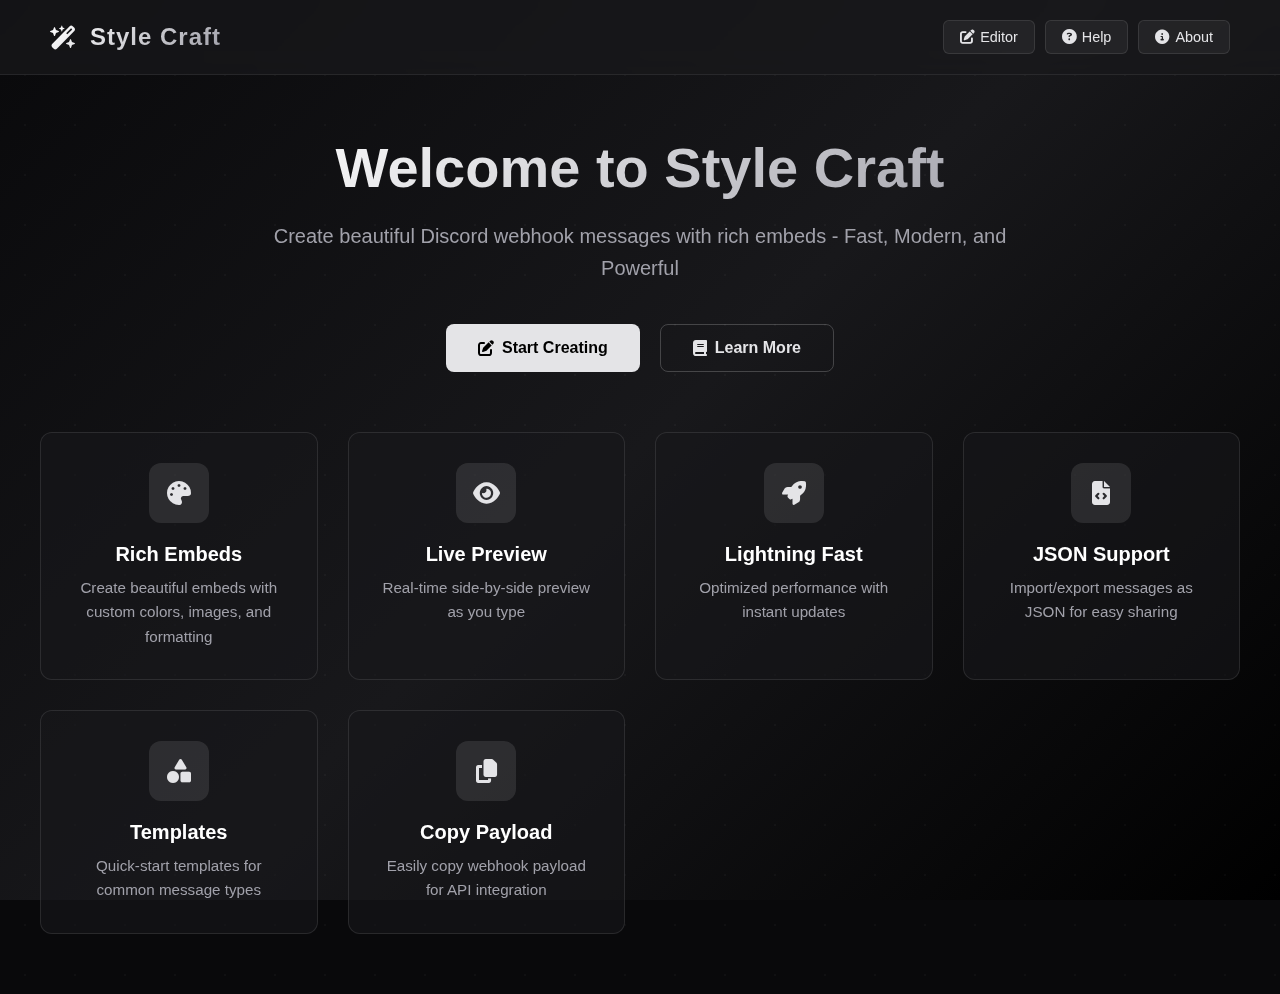
<file: index.html>
<!DOCTYPE html>
<html lang="en">
<head>
  <meta charset="UTF-8">
  <meta name="viewport" content="width=device-width, initial-scale=1.0">
  <title>Style Craft - Discord Webhook Editor</title>
  <link rel="stylesheet" href="styles.css">
  <link rel="stylesheet" href="https://cdnjs.cloudflare.com/ajax/libs/font-awesome/6.4.0/css/all.min.css">
  <!-- Balises Open Graph (Facebook, Discord, Messenger...) -->
<meta property="og:title" content="Style Craft - Discord Webhook Editor">
<meta property="og:description" content="Crée des embeds et des webhooks Discord facilement grâce à Style Craft, rapide, moderne et 100% gratuit.">
<meta property="og:type" content="website">
<meta property="og:url" content="https://ton-site.github.io"> <!-- Lien de ton site -->
<meta property="og:image" content="https://ton-site.github.io/Logo%20Style%20Craft.png"> <!-- Image à afficher en preview -->

<!-- Twitter Card (Twitter) -->
<meta name="twitter:card" content="summary_large_image">
<meta name="twitter:title" content="Style Craft - Discord Webhook Editor">
<meta name="twitter:description" content="Crée des embeds et des webhooks Discord facilement grâce à Style Craft, rapide, moderne et 100% gratuit.">
<meta name="twitter:image" content="https://ton-site.github.io/Logo%20Style%20Craft.png">

<!-- Optionnel : theme color (Discord) -->
<meta name="theme-color" content="#5865f2">
</head>
<body>
  <div class="bg-animation"></div>

  <!-- Navigation -->
  <nav>
    <div class="logo">
      <i class="fas fa-wand-magic-sparkles"></i>
      Style Craft
    </div>
    <div class="nav-links">
      <a href="editor.html" class="nav-btn">
        <i class="fas fa-edit"></i>
        <span>Editor</span>
      </a>
      <button class="nav-btn" onclick="showHelp()">
        <i class="fas fa-question-circle"></i>
        <span>Help</span>
      </button>
      <button class="nav-btn" onclick="showAbout()">
        <i class="fas fa-info-circle"></i>
        <span>About</span>
      </button>
    </div>
  </nav>

  <!-- Hero Section -->
  <section class="hero-section">
    <div class="hero-content">
      <h1 class="hero-title">Welcome to Style Craft</h1>
      <p class="hero-subtitle">Create beautiful Discord webhook messages with rich embeds - Fast, Modern, and Powerful</p>
      <div class="hero-buttons">
        <a href="editor.html" class="hero-btn primary">
          <i class="fas fa-edit"></i> Start Creating
        </a>
        <button class="hero-btn secondary" onclick="showHelp()">
          <i class="fas fa-book"></i> Learn More
        </button>
      </div>
    </div>
    
    <div class="hero-features">
      <div class="feature-card">
        <div class="feature-icon">
          <i class="fas fa-palette"></i>
        </div>
        <h3>Rich Embeds</h3>
        <p>Create beautiful embeds with custom colors, images, and formatting</p>
      </div>
      
      <div class="feature-card">
        <div class="feature-icon">
          <i class="fas fa-eye"></i>
        </div>
        <h3>Live Preview</h3>
        <p>Real-time side-by-side preview as you type</p>
      </div>
      
      <div class="feature-card">
        <div class="feature-icon">
          <i class="fas fa-rocket"></i>
        </div>
        <h3>Lightning Fast</h3>
        <p>Optimized performance with instant updates</p>
      </div>

      <div class="feature-card">
        <div class="feature-icon">
          <i class="fas fa-file-code"></i>
        </div>
        <h3>JSON Support</h3>
        <p>Import/export messages as JSON for easy sharing</p>
      </div>

      <div class="feature-card">
        <div class="feature-icon">
          <i class="fas fa-shapes"></i>
        </div>
        <h3>Templates</h3>
        <p>Quick-start templates for common message types</p>
      </div>

      <div class="feature-card">
        <div class="feature-icon">
          <i class="fas fa-copy"></i>
        </div>
        <h3>Copy Payload</h3>
        <p>Easily copy webhook payload for API integration</p>
      </div>
    </div>
  </section>

  <!-- Popup Modal -->
  <div id="modal" class="modal">
    <div class="modal-content">
      <div class="modal-header">
        <h2 id="modalTitle">Modal Title</h2>
        <button class="modal-close" onclick="closeModal()">
          <i class="fas fa-times"></i>
        </button>
      </div>
      <div class="modal-body" id="modalBody">
        <!-- Modal content goes here -->
      </div>
    </div>
  </div>

  <script src="script.js"></script>
</body>
</html>
</file>
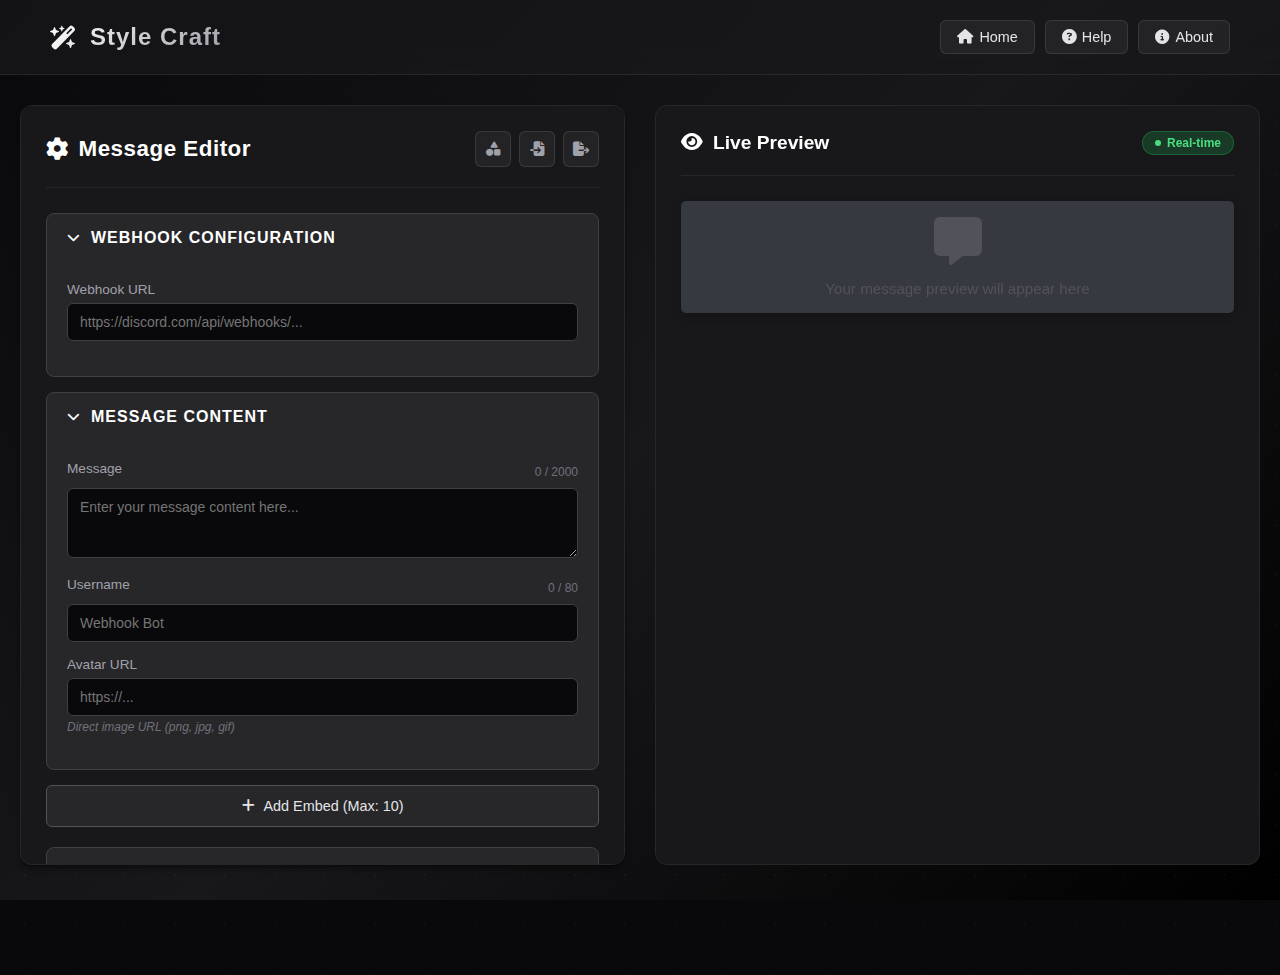
<file: editor.html>
<!DOCTYPE html>
<html lang="en">
<head>
  <meta charset="UTF-8">
  <meta name="viewport" content="width=device-width, initial-scale=1.0">
  <title>Editor - Style Craft</title>
  <link rel="stylesheet" href="styles.css">
  <link rel="stylesheet" href="https://cdnjs.cloudflare.com/ajax/libs/font-awesome/6.4.0/css/all.min.css">
</head>
<body>
  <div class="bg-animation"></div>

  <!-- Navigation -->
  <nav>
    <div class="logo">
      <i class="fas fa-wand-magic-sparkles"></i>
      Style Craft
    </div>
    <div class="nav-links">
      <a href="index.html" class="nav-btn">
        <i class="fas fa-home"></i>
        <span>Home</span>
      </a>
      <button class="nav-btn" onclick="showHelp()">
        <i class="fas fa-question-circle"></i>
        <span>Help</span>
      </button>
      <button class="nav-btn" onclick="showAbout()">
        <i class="fas fa-info-circle"></i>
        <span>About</span>
      </button>
    </div>
  </nav>

  <!-- Editor Section with Side-by-Side Layout -->
  <section class="editor-section active">
    <div class="editor-wrapper">
      <!-- Editor Panel -->
      <div class="editor-panel">
        <div class="panel-header">
          <h2><i class="fas fa-cog"></i> Message Editor</h2>
          <div class="header-actions">
            <button class="icon-btn" onclick="showTemplates()" title="Load Template">
              <i class="fas fa-shapes"></i>
            </button>
            <button class="icon-btn" onclick="importJSON()" title="Import JSON">
              <i class="fas fa-file-import"></i>
            </button>
            <button class="icon-btn" onclick="exportJSON()" title="Export JSON">
              <i class="fas fa-file-export"></i>
            </button>
          </div>
        </div>

        <!-- Webhook Configuration -->
        <div class="section">
          <div class="section-header" onclick="toggleSection(this)">
            <h3><i class="fas fa-chevron-down"></i> Webhook Configuration</h3>
          </div>
          <div class="section-content">
            <div class="form-group">
              <label>Webhook URL</label>
              <input type="text" id="webhookUrl" placeholder="https://discord.com/api/webhooks/...">
            </div>
          </div>
        </div>

        <!-- Main Message -->
        <div class="section">
          <div class="section-header" onclick="toggleSection(this)">
            <h3><i class="fas fa-chevron-down"></i> Message Content</h3>
          </div>
          <div class="section-content">
            <div class="form-group">
              <div class="label-with-counter">
                <label>Message</label>
                <span class="char-counter" id="messageCounter">0 / 2000</span>
              </div>
              <textarea id="messageContent" placeholder="Enter your message content here..." rows="3" maxlength="2000"></textarea>
            </div>
            <div class="form-group">
              <div class="label-with-counter">
                <label>Username</label>
                <span class="char-counter" id="usernameCounter">0 / 80</span>
              </div>
              <input type="text" id="username" placeholder="Webhook Bot" maxlength="80">
            </div>
            <div class="form-group">
              <label>Avatar URL</label>
              <input type="text" id="avatarUrl" placeholder="https://...">
              <small class="input-hint">Direct image URL (png, jpg, gif)</small>
            </div>
          </div>
        </div>

        <!-- Embeds Container -->
        <div id="embedsContainer"></div>

        <!-- Add Embed Button -->
        <button class="add-button" onclick="addEmbed()">
          <i class="fas fa-plus"></i> Add Embed (Max: 10)
        </button>

        <!-- Actions -->
        <div class="section actions">
          <button class="send-button" onclick="sendWebhook()">
            <i class="fas fa-paper-plane"></i> Send Webhook
          </button>
          <button class="secondary-button" onclick="copyPayload()">
            <i class="fas fa-copy"></i> Copy Payload
          </button>
          <button class="clear-button" onclick="clearAll()">
            <i class="fas fa-trash"></i> Clear All
          </button>
        </div>

        <div class="keyboard-hints">
          <small><i class="fas fa-keyboard"></i> Shortcuts: Ctrl+Enter = Send | Ctrl+S = Save</small>
        </div>
      </div>

      <!-- Preview Panel -->
      <div class="preview-panel">
        <div class="preview-header">
          <h3><i class="fas fa-eye"></i> Live Preview</h3>
          <span class="preview-badge">Real-time</span>
        </div>
        <div class="discord-preview" id="discordPreview">
          <div class="preview-empty">
            <i class="fas fa-message"></i>
            <p>Your message preview will appear here</p>
          </div>
        </div>
      </div>
    </div>
  </section>

  <!-- Popup Modal -->
  <div id="modal" class="modal">
    <div class="modal-content">
      <div class="modal-header">
        <h2 id="modalTitle">Modal Title</h2>
        <button class="modal-close" onclick="closeModal()">
          <i class="fas fa-times"></i>
        </button>
      </div>
      <div class="modal-body" id="modalBody">
        <!-- Modal content goes here -->
      </div>
    </div>
  </div>

  <script src="script.js"></script>
</body>
</html>
</file>
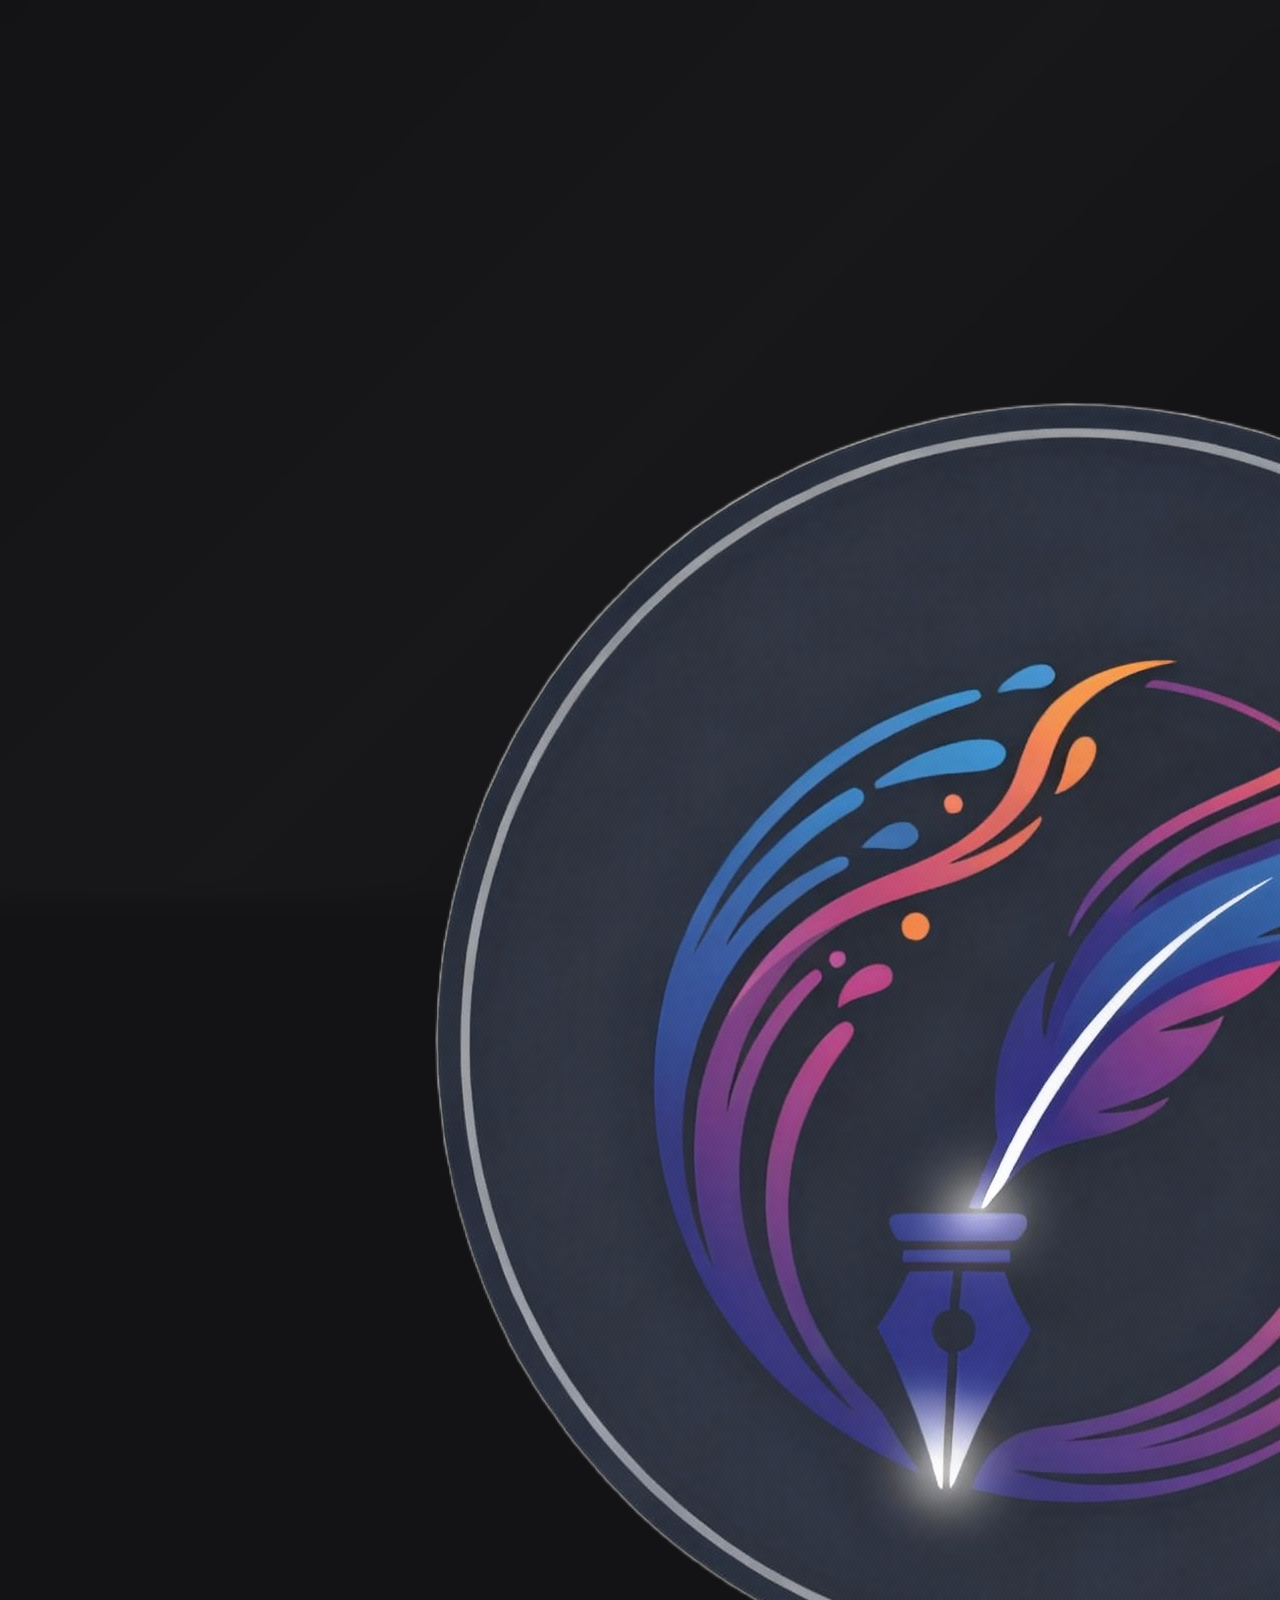
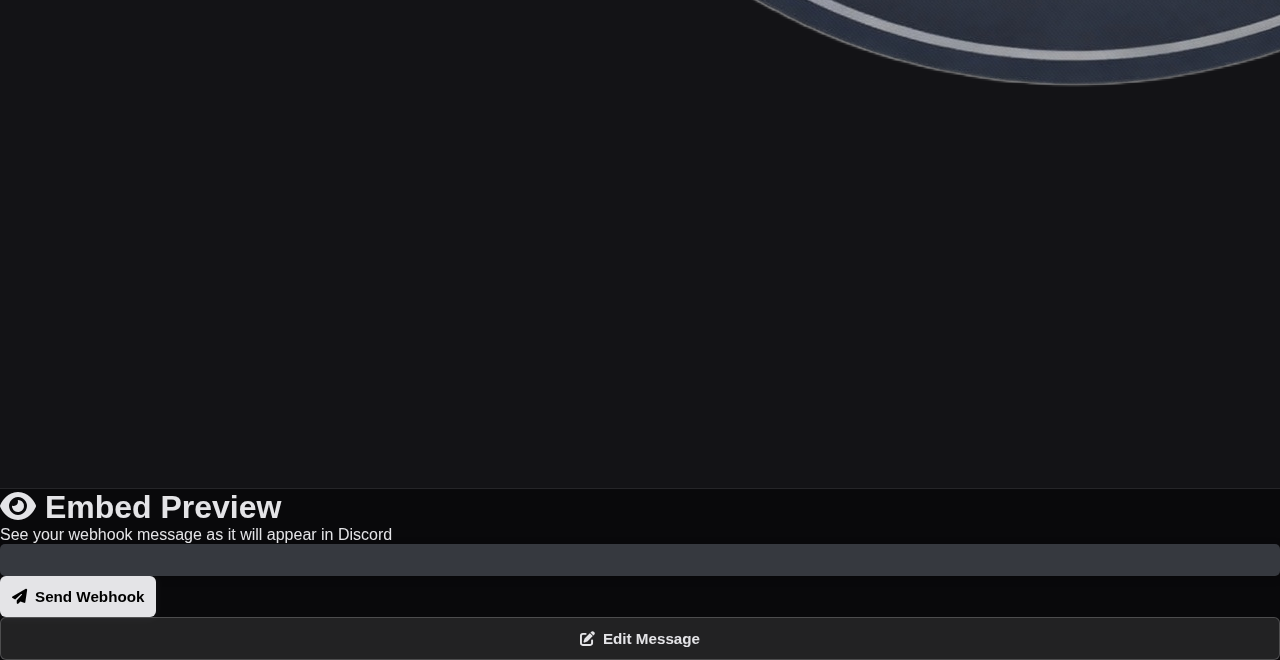
<file: view.html>
<!DOCTYPE html>
<html lang="en">
<head>
  <meta charset="UTF-8">
  <meta name="viewport" content="width=device-width, initial-scale=1.0">
  <title>Embed Preview - Style Craft</title>
  <link rel="icon" type="image/png" href="Logo Style Craft.png">
  <link rel="stylesheet" href="styles.css">
  <link rel="stylesheet" href="https://cdnjs.cloudflare.com/ajax/libs/font-awesome/6.4.0/css/all.min.css">
</head>
<body>
  <div class="bg-animation"></div>

  <nav>
    <div class="logo">
      <img src="Logo Style Craft.png" alt="Style Craft Logo" class="logo-img">
      Style Craft
    </div>
    <div class="nav-links">
      <a href="editor.html" class="nav-btn">
        <i class="fas fa-arrow-left"></i> Back to Editor
      </a>
      <a href="index.html" class="nav-btn">
        <i class="fas fa-home"></i> Home
      </a>
    </div>
  </nav>

  <!-- Preview Section -->
  <section class="view-section">
    <div class="view-container">
      <div class="view-header">
        <h1><i class="fas fa-eye"></i> Embed Preview</h1>
        <p>See your webhook message as it will appear in Discord</p>
      </div>

      <div class="view-preview-wrapper">
        <div class="discord-preview large" id="viewPreview">
          <!-- Discord preview will be loaded here -->
        </div>
      </div>

      <div class="view-actions">
        <button class="send-button" onclick="sendWebhook()">
          <i class="fas fa-paper-plane"></i> Send Webhook
        </button>
        <a href="editor.html" class="secondary-button">
          <i class="fas fa-edit"></i> Edit Message
        </a>
      </div>
    </div>
  </section>

  <!-- Popup Modal -->
  <div class="modal" id="modal">
    <div class="modal-content">
      <div class="modal-header">
        <h2 id="modalTitle">Title</h2>
        <button class="modal-close" onclick="closeModal()">&times;</button>
      </div>
      <div class="modal-body" id="modalBody">
        Content here
      </div>
      <div class="modal-footer">
        <button class="modal-btn" onclick="closeModal()">OK</button>
      </div>
    </div>
  </div>

  <script src="script.js"></script>
  <script>
    // Load preview on page load
    window.addEventListener('DOMContentLoaded', () => {
      loadPreviewFromStorage();
    });
  </script>
</body>
</html>
</file>
<file: styles.css>
* {
  margin: 0;
  padding: 0;
  box-sizing: border-box;
}

body {
  font-family: 'Segoe UI', Tahoma, Geneva, Verdana, sans-serif;
  background: #09090b;
  color: #e4e4e7;
  overflow-x: hidden;
}

/* Animated background - Optimized */
.bg-animation {
  position: fixed;
  width: 100%;
  height: 100%;
  top: 0;
  left: 0;
  z-index: -1;
  background: linear-gradient(135deg, #09090b 0%, #18181b 50%, #000000 100%);
  will-change: transform;
}

.bg-animation::before {
  content: '';
  position: absolute;
  width: 200%;
  height: 200%;
  background: radial-gradient(circle, rgba(255, 255, 255, 0.03) 1px, transparent 1px);
  background-size: 50px 50px;
  animation: moveBackground 20s linear infinite;
  will-change: transform;
}

@keyframes moveBackground {
  0% { transform: translate(0, 0); }
  100% { transform: translate(50px, 50px); }
}

/* Navigation */
nav {
  padding: 20px 50px;
  display: flex;
  justify-content: space-between;
  align-items: center;
  backdrop-filter: blur(10px);
  background: rgba(24, 24, 27, 0.7);
  border-bottom: 1px solid rgba(255, 255, 255, 0.08);
  position: sticky;
  top: 0;
  z-index: 100;
}

.logo {
  font-size: 24px;
  font-weight: bold;
  background: linear-gradient(135deg, #ffffff, #a1a1aa);
  -webkit-background-clip: text;
  -webkit-text-fill-color: transparent;
  background-clip: text;
  letter-spacing: 1px;
  display: flex;
  align-items: center;
  gap: 12px;
}

.nav-links {
  display: flex;
  gap: 10px;
}

.nav-links a {
  text-decoration: none;
}

/* Nav Buttons */
.nav-btn {
  background: rgba(255, 255, 255, 0.05);
  border: 1px solid rgba(255, 255, 255, 0.1);
  color: #e4e4e7;
  padding: 8px 16px;
  border-radius: 6px;
  cursor: pointer;
  transition: all 0.3s;
  font-size: 0.9rem;
  display: flex;
  align-items: center;
  gap: 6px;
}

.nav-btn:hover {
  background: rgba(255, 255, 255, 0.15);
  border-color: rgba(255, 255, 255, 0.3);
  transform: translateY(-1px);
}

/* Hero Section */
.hero-section {
  min-height: calc(100vh - 80px);
  display: flex;
  flex-direction: column;
  justify-content: center;
  align-items: center;
  padding: 60px 20px;
  text-align: center;
}

.hero-content {
  max-width: 800px;
  margin-bottom: 60px;
}

.hero-title {
  font-size: 3.5rem;
  font-weight: 700;
  margin-bottom: 20px;
  background: linear-gradient(135deg, #ffffff, #a1a1aa);
  -webkit-background-clip: text;
  -webkit-text-fill-color: transparent;
  background-clip: text;
}

.hero-subtitle {
  font-size: 1.25rem;
  color: #a1a1aa;
  margin-bottom: 40px;
  line-height: 1.6;
}

.hero-buttons {
  display: flex;
  gap: 20px;
  justify-content: center;
}

.hero-btn {
  padding: 14px 32px;
  border-radius: 8px;
  font-size: 1rem;
  font-weight: 600;
  cursor: pointer;
  transition: all 0.3s;
  display: flex;
  align-items: center;
  gap: 8px;
  text-decoration: none;
}

.hero-btn.primary {
  background: #e4e4e7;
  color: #000;
  border: none;
}

.hero-btn.primary:hover {
  background: #fff;
  transform: translateY(-2px);
  box-shadow: 0 10px 25px rgba(255, 255, 255, 0.1);
}

.hero-btn.secondary {
  background: transparent;
  color: #e4e4e7;
  border: 1px solid rgba(255, 255, 255, 0.2);
}

.hero-btn.secondary:hover {
  background: rgba(255, 255, 255, 0.1);
  border-color: rgba(255, 255, 255, 0.4);
  transform: translateY(-2px);
}

.hero-features {
  display: grid;
  grid-template-columns: repeat(auto-fit, minmax(250px, 1fr));
  gap: 30px;
  max-width: 1200px;
  width: 100%;
}

.feature-card {
  background: rgba(24, 24, 27, 0.6);
  border: 1px solid rgba(255, 255, 255, 0.1);
  border-radius: 12px;
  padding: 30px;
  text-align: center;
  transition: all 0.3s;
}

.feature-card:hover {
  transform: translateY(-5px);
  border-color: rgba(255, 255, 255, 0.2);
  box-shadow: 0 10px 30px rgba(0, 0, 0, 0.3);
}

.feature-icon {
  width: 60px;
  height: 60px;
  margin: 0 auto 20px;
  background: rgba(255, 255, 255, 0.1);
  border-radius: 12px;
  display: flex;
  align-items: center;
  justify-content: center;
  font-size: 1.5rem;
  color: #e4e4e7;
}

.feature-card h3 {
  font-size: 1.25rem;
  margin-bottom: 10px;
  color: #fff;
}

.feature-card p {
  color: #a1a1aa;
  line-height: 1.6;
  font-size: 0.95rem;
}

/* Modal Styles */
.modal {
  display: none;
  position: fixed;
  z-index: 1000;
  left: 0;
  top: 0;
  width: 100%;
  height: 100%;
  background: rgba(0, 0, 0, 0.85);
  backdrop-filter: blur(8px);
  animation: fadeIn 0.3s ease;
}

.modal.active {
  display: flex;
  justify-content: center;
  align-items: center;
}

@keyframes fadeIn {
  from { opacity: 0; }
  to { opacity: 1; }
}

.modal-content {
  background: #18181b;
  border: 1px solid rgba(255, 255, 255, 0.1);
  border-radius: 16px;
  width: 90%;
  max-width: 700px;
  max-height: 80vh;
  overflow: hidden;
  animation: slideUp 0.3s ease;
  box-shadow: 0 25px 50px -12px rgba(0, 0, 0, 0.7);
}

@keyframes slideUp {
  from {
    transform: translateY(30px);
    opacity: 0;
  }
  to {
    transform: translateY(0);
    opacity: 1;
  }
}

.modal-header {
  display: flex;
  justify-content: space-between;
  align-items: center;
  padding: 20px 30px;
  border-bottom: 1px solid rgba(255, 255, 255, 0.08);
  background: #27272a;
}

.modal-header h2 {
  font-size: 1.5rem;
  color: #fff;
  margin: 0;
}

.modal-close {
  background: none;
  border: none;
  color: #a1a1aa;
  font-size: 1.5rem;
  cursor: pointer;
  width: 32px;
  height: 32px;
  display: flex;
  align-items: center;
  justify-content: center;
  border-radius: 50%;
  transition: all 0.3s;
}

.modal-close:hover {
  background: rgba(255, 255, 255, 0.1);
  color: #fff;
}

.modal-body {
  padding: 30px;
  max-height: 60vh;
  overflow-y: auto;
  color: #d4d4d8;
  line-height: 1.6;
}

.modal-body h3 {
  color: #fff;
  margin-top: 25px;
  margin-bottom: 15px;
  font-size: 1.2rem;
  border-bottom: 1px solid rgba(255, 255, 255, 0.1);
  padding-bottom: 5px;
}

.modal-body ul {
  margin-left: 20px;
  margin-bottom: 15px;
}

.modal-body li {
  margin-bottom: 8px;
  color: #a1a1aa;
}

.modal-body code {
  background: #27272a;
  padding: 4px 8px;
  border-radius: 4px;
  color: #e4e4e7;
  border: 1px solid #3f3f46;
  font-family: 'Consolas', 'Monaco', monospace;
  font-size: 0.9rem;
}

.modal-body pre {
  background: #27272a;
  padding: 15px;
  border-radius: 8px;
  overflow-x: auto;
  border: 1px solid #3f3f46;
  margin: 10px 0;
}

.modal-body textarea {
  width: 100%;
  background: #09090b;
  border: 1px solid #3f3f46;
  border-radius: 6px;
  padding: 12px;
  color: #fff;
  font-size: 13px;
  font-family: 'Consolas', 'Monaco', monospace;
  resize: vertical;
  min-height: 200px;
  margin: 10px 0;
}

/* Scrollbar Styling */
.modal-body::-webkit-scrollbar,
.editor-panel::-webkit-scrollbar,
.preview-panel::-webkit-scrollbar {
  width: 6px;
}

.modal-body::-webkit-scrollbar-track,
.editor-panel::-webkit-scrollbar-track,
.preview-panel::-webkit-scrollbar-track {
  background: rgba(0, 0, 0, 0.2);
}

.modal-body::-webkit-scrollbar-thumb,
.editor-panel::-webkit-scrollbar-thumb,
.preview-panel::-webkit-scrollbar-thumb {
  background: #52525b;
  border-radius: 10px;
}

/* Editor Section - Side by Side Layout */
.editor-section {
  min-height: 100vh;
  padding: 30px 20px;
}

.editor-wrapper {
  display: grid;
  grid-template-columns: 1fr 1fr;
  gap: 30px;
  max-width: 1800px;
  margin: 0 auto;
  height: calc(100vh - 140px);
}

/* Editor Panel */
.editor-panel {
  background: #18181b;
  border: 1px solid #27272a;
  border-radius: 12px;
  padding: 25px;
  overflow-y: auto;
  height: 100%;
  box-shadow: 0 4px 6px -1px rgba(0, 0, 0, 0.5);
}

.panel-header {
  display: flex;
  justify-content: space-between;
  align-items: center;
  margin-bottom: 25px;
  padding-bottom: 20px;
  border-bottom: 1px solid #27272a;
}

.panel-header h2 {
  font-size: 1.4rem;
  color: #fff;
  font-weight: 600;
  letter-spacing: 0.5px;
  display: flex;
  align-items: center;
  gap: 10px;
}

.header-actions {
  display: flex;
  gap: 8px;
}

.icon-btn {
  background: rgba(255, 255, 255, 0.05);
  border: 1px solid rgba(255, 255, 255, 0.1);
  color: #a1a1aa;
  width: 36px;
  height: 36px;
  border-radius: 6px;
  cursor: pointer;
  transition: all 0.2s;
  display: flex;
  align-items: center;
  justify-content: center;
  font-size: 0.9rem;
}

.icon-btn:hover {
  background: rgba(255, 255, 255, 0.1);
  color: #fff;
  border-color: rgba(255, 255, 255, 0.2);
}

.section {
  background: #27272a;
  border-radius: 8px;
  margin-bottom: 15px;
  border: 1px solid #3f3f46;
  overflow: hidden;
}

.section-header {
  padding: 15px 20px;
  cursor: pointer;
  user-select: none;
  transition: background 0.2s;
}

.section-header:hover {
  background: #2a2a2e;
}

.section-header h3 {
  font-size: 1rem;
  color: #fff;
  text-transform: uppercase;
  letter-spacing: 1px;
  font-weight: 600;
  display: flex;
  align-items: center;
  gap: 10px;
  margin: 0;
}

.section-header i {
  transition: transform 0.3s;
  font-size: 0.8rem;
}

.section-header.collapsed i {
  transform: rotate(-90deg);
}

.section-content {
  padding: 20px;
  max-height: 1000px;
  overflow: hidden;
  transition: max-height 0.3s ease, padding 0.3s ease;
}

.section-content.collapsed {
  max-height: 0;
  padding: 0 20px;
}

.form-group {
  margin-bottom: 15px;
}

.form-group label {
  display: block;
  margin-bottom: 6px;
  color: #a1a1aa;
  font-size: 0.85rem;
  font-weight: 500;
}

.label-with-counter {
  display: flex;
  justify-content: space-between;
  align-items: center;
  margin-bottom: 6px;
}

.char-counter {
  font-size: 0.75rem;
  color: #71717a;
  font-weight: 500;
}

.char-counter.warning {
  color: #fbbf24;
}

.char-counter.danger {
  color: #ef4444;
}

.input-hint {
  display: block;
  margin-top: 4px;
  font-size: 0.75rem;
  color: #71717a;
  font-style: italic;
}

.form-group input[type="text"],
.form-group input[type="url"],
.form-group input[type="email"],
.form-group input[type="password"],
.form-group textarea {
  width: 100%;
  background: #09090b;    /* Fond noir */
  color: #fff;            /* Texte blanc */
  border: 1px solid #3f3f46;
  border-radius: 6px;
  padding: 10px 12px;
  font-size: 14px;
  transition: border-color 0.2s;
  font-family: inherit;
}

.form-group input[type="text"]:focus,
.form-group input[type="url"]:focus,
.form-group input[type="email"]:focus,
.form-group input[type="password"]:focus,
.form-group textarea:focus {
  outline: none;
  border-color: #a1a1aa;
  background: #18181b;    /* Fond un peu plus clair au focus */
}

.form-group input:disabled,
.form-group textarea:disabled {
  background: #212126;
  color: #888;
  cursor: not-allowed;
}

.form-group input[type=\"text\"]:focus,
.form-group textarea:focus {
  outline: none;
  border-color: #a1a1aa;
}

.form-group textarea {
  resize: vertical;
  min-height: 70px;
}

.color-input-group {
  display: flex;
  gap: 10px;
  align-items: center;
}

.color-input-group input[type=\"color\"] {
  width: 40px;
  height: 40px;
  border: 1px solid #3f3f46;
  border-radius: 6px;
  background: #09090b;
  cursor: pointer;
  padding: 2px;
}

.color-input-group input[type=\"text\"] {
  flex: 1;
}

.checkbox-group {
  display: flex;
  align-items: center;
  gap: 10px;
}

.checkbox-group input[type=\"checkbox\"] {
  width: 16px;
  height: 16px;
  cursor: pointer;
  accent-color: #71717a;
}

.checkbox-group label {
  margin: 0;
  cursor: pointer;
  color: #d4d4d8;
}

/* Embed Container */
.embed-container {
  background: #27272a;
  border-radius: 8px;
  margin-bottom: 15px;
  border: 1px solid #3f3f46;
  overflow: hidden;
}

.embed-header {
  padding: 15px 20px;
  cursor: pointer;
  user-select: none;
  transition: background 0.2s;
  display: flex;
  justify-content: space-between;
  align-items: center;
}

.embed-header:hover {
  background: #2a2a2e;
}

.embed-header-left {
  display: flex;
  align-items: center;
  gap: 10px;
}

.embed-header-left h3 {
  font-size: 1rem;
  color: #fff;
  text-transform: uppercase;
  letter-spacing: 1px;
  font-weight: 600;
  margin: 0;
}

.embed-header-left i {
  transition: transform 0.3s;
  font-size: 0.8rem;
}

.embed-header.collapsed i.fa-chevron-down {
  transform: rotate(-90deg);
}

.remove-embed {
  background: transparent;
  border: 1px solid #7f1d1d;
  color: #fca5a5;
  padding: 6px 12px;
  border-radius: 4px;
  cursor: pointer;
  font-size: 0.8rem;
  transition: all 0.2s;
  display: flex;
  align-items: center;
  gap: 6px;
}

.remove-embed:hover {
  background: #7f1d1d;
  color: #fff;
}

.embed-content {
  padding: 20px;
  max-height: 2000px;
  overflow: hidden;
  transition: max-height 0.3s ease, padding 0.3s ease;
}

.embed-content.collapsed {
  max-height: 0;
  padding: 0 20px;
}

/* Field Item */
.field-item {
  background: #18181b;
  border: 1px solid #3f3f46;
  border-radius: 6px;
  padding: 15px;
  margin-bottom: 10px;
}

.field-header {
  display: flex;
  justify-content: space-between;
  align-items: center;
  margin-bottom: 10px;
}

.field-header h4 {
  color: #d4d4d8;
  font-size: 0.9rem;
  font-weight: 600;
}

.remove-field {
  background: transparent;
  border: 1px solid #7f1d1d;
  color: #fca5a5;
  padding: 4px 10px;
  border-radius: 4px;
  cursor: pointer;
  font-size: 0.8rem;
  transition: all 0.2s;
  display: flex;
  align-items: center;
  gap: 4px;
}

.remove-field:hover {
  background: #7f1d1d;
  color: #fff;
}

.add-button {
  width: 100%;
  padding: 12px;
  background: #27272a;
  border: 1px solid #52525b;
  color: #e4e4e7;
  border-radius: 6px;
  cursor: pointer;
  font-size: 0.9rem;
  font-weight: 500;
  transition: all 0.2s;
  display: flex;
  align-items: center;
  justify-content: center;
  gap: 8px;
  margin-bottom: 20px;
}

.add-button:hover {
  background: #3f3f46;
  border-color: #71717a;
}

/* Actions */
.actions {
  display: flex;
  flex-direction: column;
  gap: 10px;
  margin-top: 20px;
  padding: 20px;
}

.send-button,
.secondary-button,
.clear-button {
  padding: 12px;
  border: none;
  border-radius: 6px;
  font-size: 0.95rem;
  font-weight: 600;
  cursor: pointer;
  transition: all 0.2s;
  display: flex;
  align-items: center;
  justify-content: center;
  gap: 8px;
  text-decoration: none;
  text-align: center;
}

.send-button {
  background: #e4e4e7;
  color: #000;
  box-shadow: 0 2px 10px rgba(255, 255, 255, 0.05);
}

.send-button:hover {
  background: #fff;
  transform: translateY(-1px);
}

.secondary-button {
  background: rgba(255, 255, 255, 0.1);
  color: #e4e4e7;
  border: 1px solid rgba(255, 255, 255, 0.2);
}

.secondary-button:hover {
  background: rgba(255, 255, 255, 0.15);
  border-color: rgba(255, 255, 255, 0.3);
  transform: translateY(-1px);
}

.clear-button {
  background: transparent;
  color: #a1a1aa;
  border: 1px solid #3f3f46;
}

.clear-button:hover {
  background: #27272a;
  color: #fff;
  border-color: #52525b;
}

.keyboard-hints {
  text-align: center;
  padding: 10px;
  color: #71717a;
}

/* Preview Panel */
.preview-panel {
  background: #18181b;
  border: 1px solid #27272a;
  border-radius: 12px;
  padding: 25px;
  overflow-y: auto;
  height: 100%;
  display: flex;
  flex-direction: column;
}

.preview-header {
  display: flex;
  justify-content: space-between;
  align-items: center;
  margin-bottom: 25px;
  padding-bottom: 20px;
  border-bottom: 1px solid #27272a;
}

.preview-header h3 {
  font-size: 1.2rem;
  color: #fff;
  font-weight: 600;
  display: flex;
  align-items: center;
  gap: 10px;
}

.preview-badge {
  background: rgba(34, 197, 94, 0.2);
  color: #4ade80;
  padding: 4px 12px;
  border-radius: 12px;
  font-size: 0.75rem;
  font-weight: 600;
  border: 1px solid rgba(34, 197, 94, 0.3);
  display: flex;
  align-items: center;
  gap: 6px;
}

.preview-badge::before {
  content: '';
  width: 6px;
  height: 6px;
  background: #4ade80;
  border-radius: 50%;
  animation: pulse 2s infinite;
}

@keyframes pulse {
  0%, 100% { opacity: 1; }
  50% { opacity: 0.5; }
}

.preview-empty {
  flex: 1;
  display: flex;
  flex-direction: column;
  align-items: center;
  justify-content: center;
  color: #52525b;
  gap: 15px;
}

.preview-empty i {
  font-size: 3rem;
}

.preview-empty p {
  font-size: 0.95rem;
}

/* Discord Preview Styles */
.discord-preview {
  background: #36393f;
  border-radius: 5px;
  padding: 16px;
  font-family: 'Whitney', 'Helvetica Neue', Helvetica, Arial, sans-serif;
  width: 100%;
  box-shadow: 0 2px 10px rgba(0,0,0,0.2);
}

.discord-message {
  display: flex;
  gap: 16px;
}

.discord-avatar {
  width: 40px;
  height: 40px;
  border-radius: 50%;
  background: #5865f2;
  display: flex;
  align-items: center;
  justify-content: center;
  font-size: 20px;
  flex-shrink: 0;
  overflow: hidden;
}

.discord-avatar img {
  width: 100%;
  height: 100%;
  object-fit: cover;
}

.discord-content {
  flex: 1;
  min-width: 0;
}

.discord-header {
  display: flex;
  align-items: baseline;
  gap: 8px;
  margin-bottom: 4px;
}

.discord-username {
  font-weight: 500;
  color: #fff;
  font-size: 16px;
}

.discord-timestamp {
  font-size: 12px;
  color: #72767d;
}

.discord-text {
  color: #dcddde;
  font-size: 15px;
  line-height: 1.375;
  white-space: pre-wrap;
  word-wrap: break-word;
}

.discord-embed {
  background: #2f3136;
  border-left: 4px solid #4f545c;
  border-radius: 4px;
  padding: 12px 16px;
  margin-top: 8px;
  max-width: 520px;
  display: grid;
  grid-template-columns: auto;
  grid-template-rows: auto;
}

.embed-author {
  display: flex;
  align-items: center;
  gap: 8px;
  margin-bottom: 8px;
}

.embed-author-icon {
  width: 24px;
  height: 24px;
  border-radius: 50%;
  object-fit: cover;
}

.embed-author-name {
  font-size: 14px;
  font-weight: 600;
  color: #fff;
}

.embed-title {
  font-size: 16px;
  font-weight: 600;
  color: #ffffff;
  margin-bottom: 8px;
  display: inline-block;
}

.embed-title a {
  color: #00b0f4;
  text-decoration: none;
}

.embed-title a:hover {
  text-decoration: underline;
}

.embed-description {
  font-size: 14px;
  color: #dcddde;
  line-height: 1.375;
  white-space: pre-wrap;
  margin-bottom: 8px;
}

.embed-fields {
  display: grid;
  gap: 8px;
  margin-top: 8px;
}

.embed-field {
  min-width: 0;
}

.embed-field.inline {
  display: inline-block;
  width: calc(33.33% - 10px);
  vertical-align: top;
  margin-right: 8px;
}

.embed-field-name {
  font-size: 14px;
  font-weight: 600;
  color: #fff;
  margin-bottom: 2px;
}

.embed-field-value {
  font-size: 14px;
  color: #dcddde;
  line-height: 1.375;
  white-space: pre-wrap;
}

.embed-thumbnail {
  float: right;
  margin-left: 16px;
  margin-bottom: 8px;
  max-width: 80px;
  max-height: 80px;
  border-radius: 4px;
  object-fit: contain;
}

.embed-image {
  max-width: 100%;
  border-radius: 4px;
  margin-top: 12px;
  display: block;
}

.embed-footer {
  display: flex;
  align-items: center;
  gap: 8px;
  margin-top: 8px;
  font-size: 12px;
  color: #72767d;
}

.embed-footer-icon {
  width: 20px;
  height: 20px;
  border-radius: 50%;
  object-fit: cover;
}

/* Template Grid */
.template-grid {
  display: grid;
  grid-template-columns: repeat(auto-fit, minmax(200px, 1fr));
  gap: 15px;
  margin-top: 20px;
}

.template-card {
  background: #27272a;
  border: 1px solid #3f3f46;
  border-radius: 8px;
  padding: 20px;
  cursor: pointer;
  transition: all 0.2s;
  text-align: center;
}

.template-card:hover {
  background: #2a2a2e;
  border-color: #52525b;
  transform: translateY(-2px);
}

.template-icon {
  font-size: 2rem;
  margin-bottom: 10px;
}

.template-card h4 {
  color: #fff;
  margin-bottom: 5px;
  font-size: 1rem;
}

.template-card p {
  color: #a1a1aa;
  font-size: 0.85rem;
}

/* Success Toast */
.toast {
  position: fixed;
  bottom: 30px;
  right: 30px;
  background: #18181b;
  border: 1px solid #27272a;
  border-radius: 8px;
  padding: 15px 20px;
  display: flex;
  align-items: center;
  gap: 12px;
  box-shadow: 0 10px 30px rgba(0, 0, 0, 0.5);
  animation: slideInRight 0.3s ease;
  z-index: 1001;
}

@keyframes slideInRight {
  from {
    transform: translateX(400px);
    opacity: 0;
  }
  to {
    transform: translateX(0);
    opacity: 1;
  }
}

.toast.success {
  border-left: 4px solid #4ade80;
}

.toast.error {
  border-left: 4px solid #ef4444;
}

.toast.info {
  border-left: 4px solid #3b82f6;
}

.toast i {
  font-size: 1.2rem;
}

.toast.success i {
  color: #4ade80;
}

.toast.error i {
  color: #ef4444;
}

.toast.info i {
  color: #3b82f6;
}

.toast-message {
  color: #fff;
  font-size: 0.95rem;
}

/* Responsive */
@media (max-width: 1200px) {
  .editor-wrapper {
    grid-template-columns: 1fr;
    height: auto;
  }

  .editor-panel,
  .preview-panel {
    height: auto;
    max-height: 800px;
  }

  .hero-title {
    font-size: 2.5rem;
  }
}

@media (max-width: 768px) {
  nav {
    padding: 15px 20px;
  }

  .nav-links {
    gap: 5px;
  }

  .nav-btn {
    padding: 6px 12px;
    font-size: 0.85rem;
  }

  .nav-btn span {
    display: none;
  }

  .hero-title {
    font-size: 2rem;
  }

  .hero-subtitle {
    font-size: 1rem;
  }

  .hero-buttons {
    flex-direction: column;
  }

  .hero-features {
    grid-template-columns: 1fr;
  }

  .embed-field.inline {
    width: 100%;
    display: block;
    margin-right: 0;
  }

  .template-grid {
    grid-template-columns: 1fr;
  }
}
</file>
